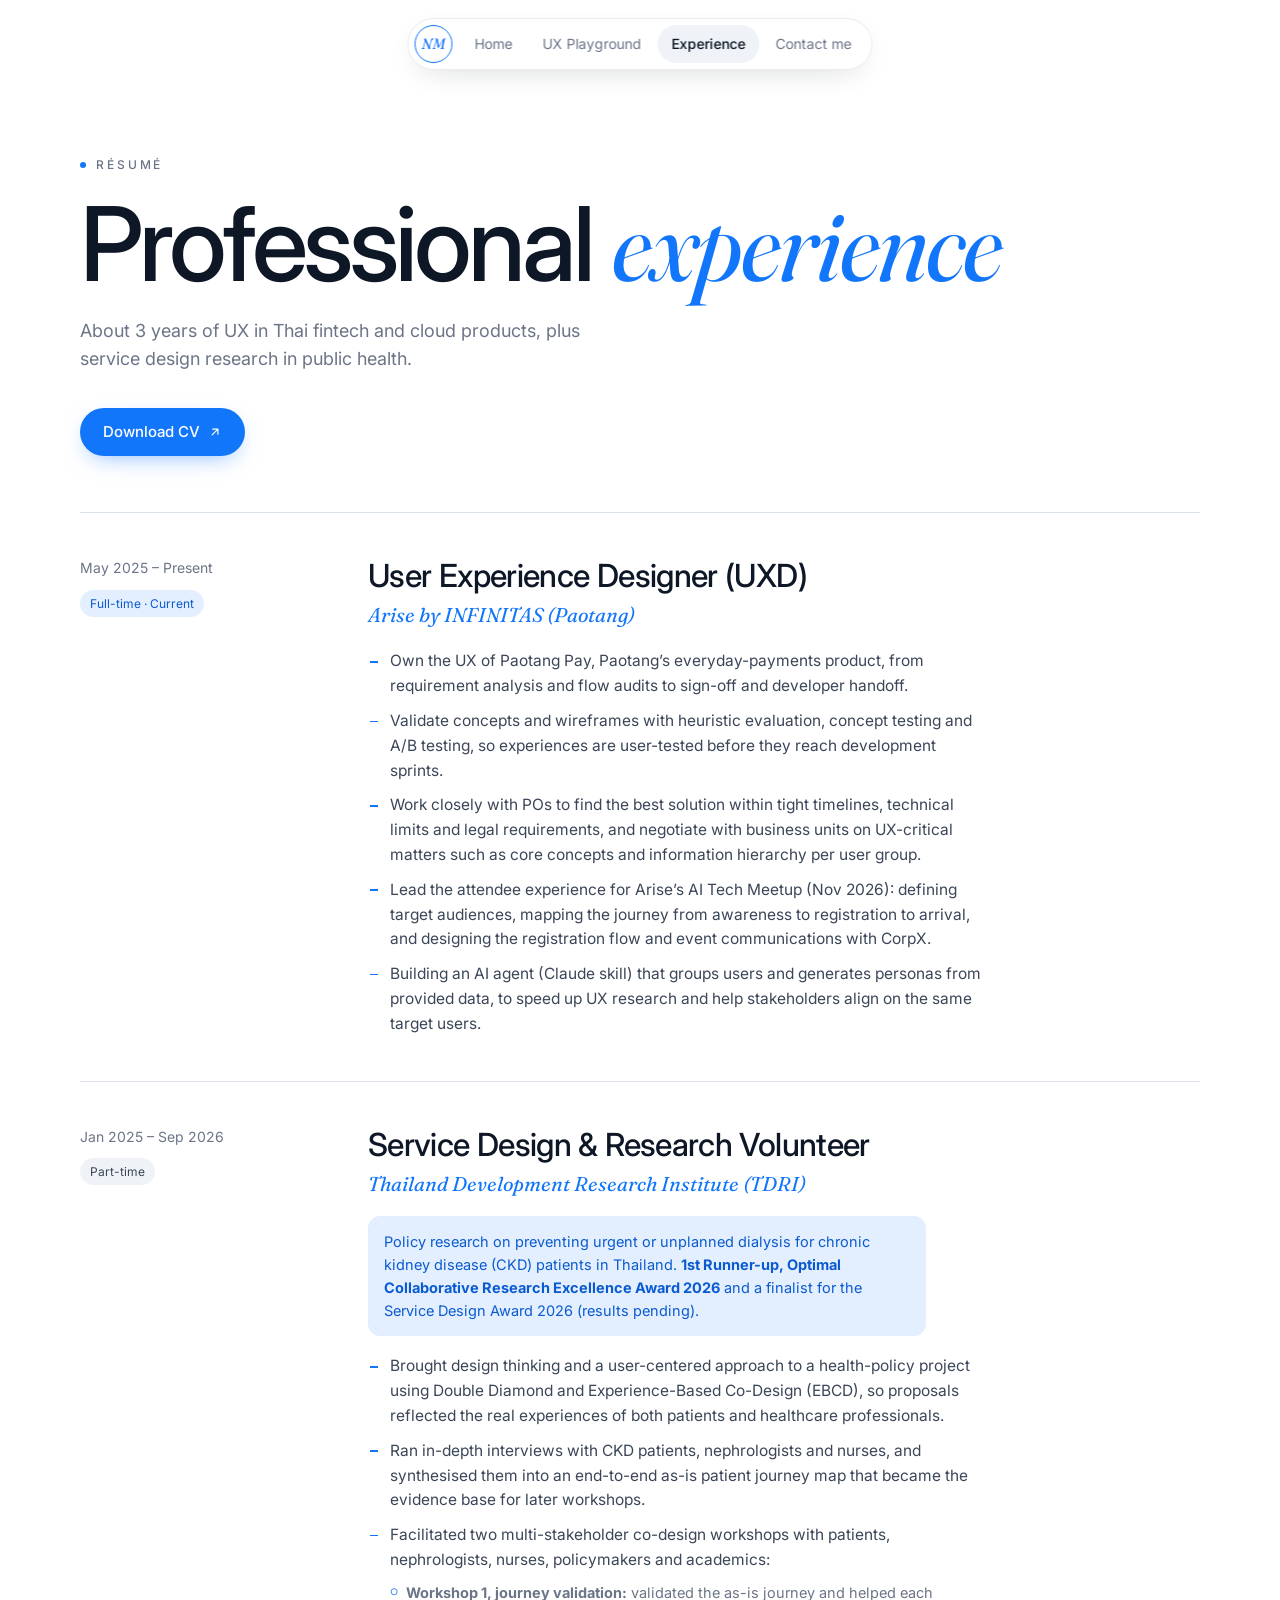
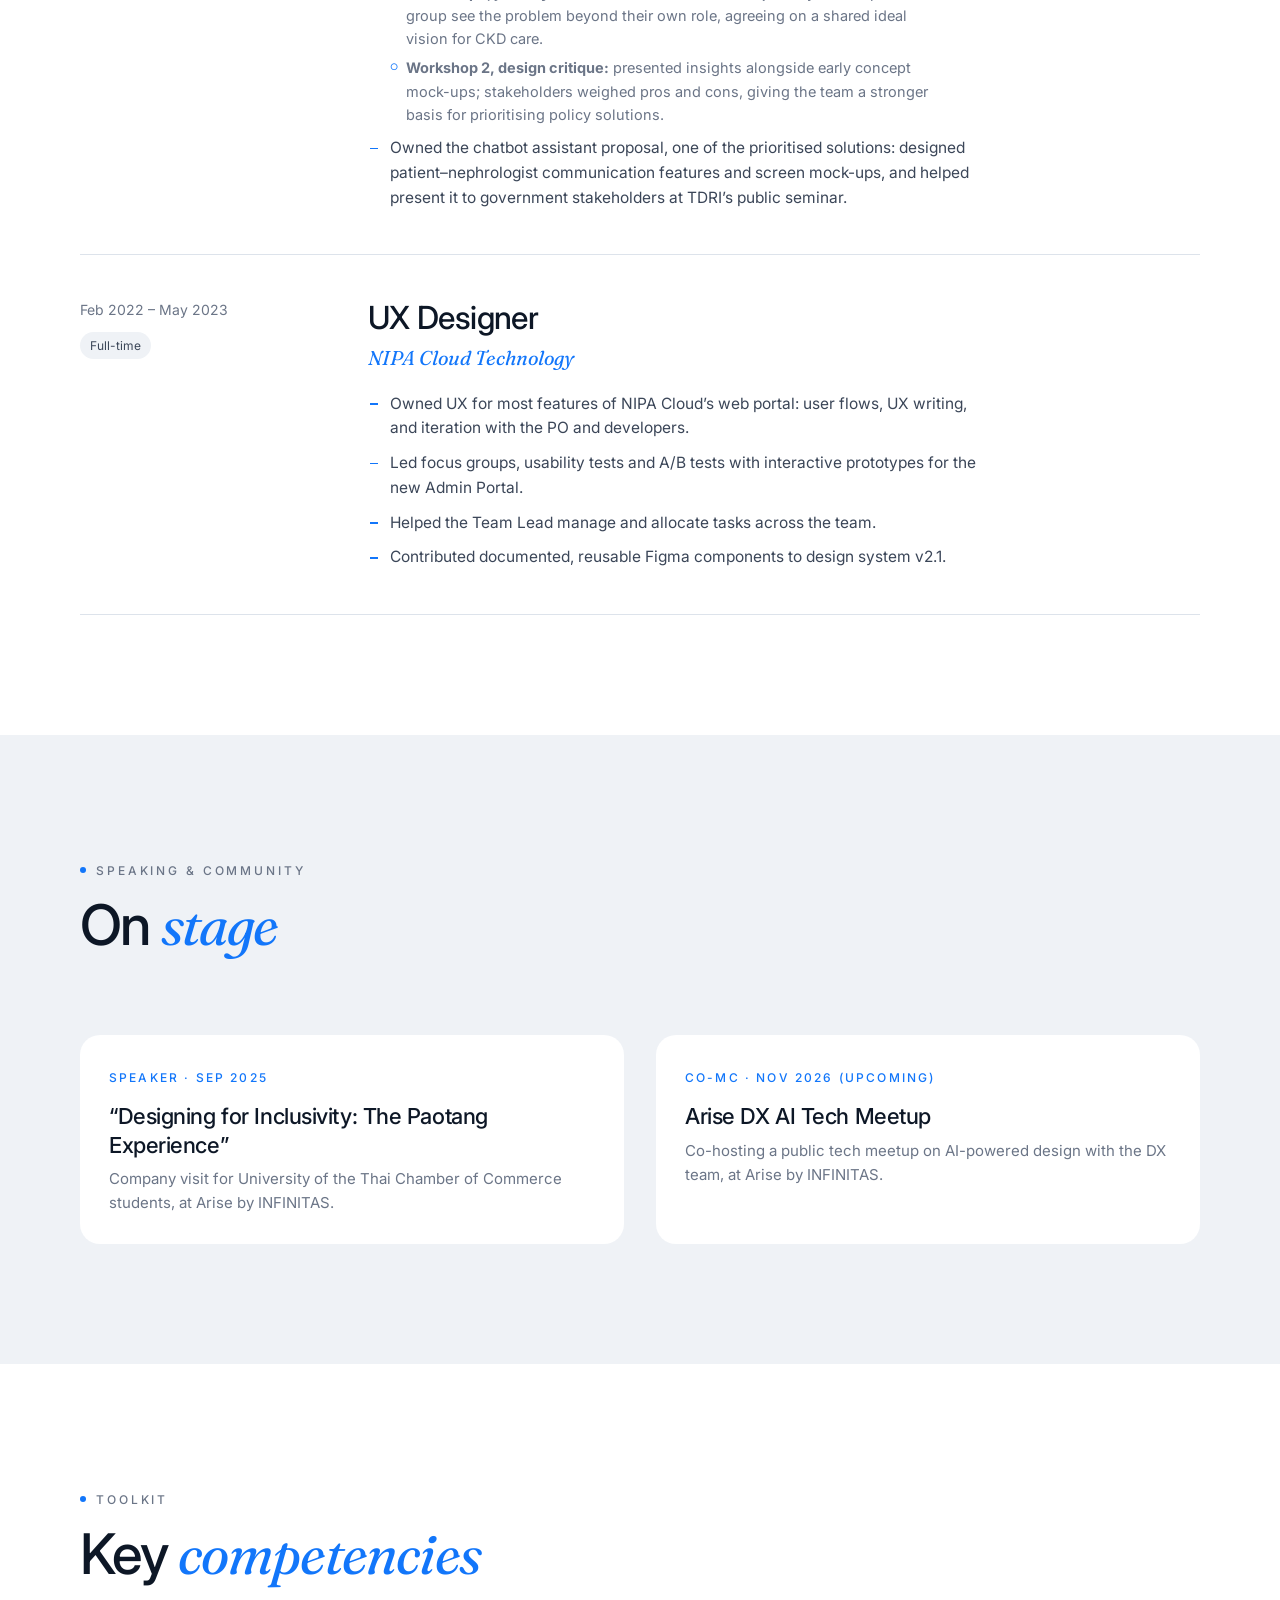
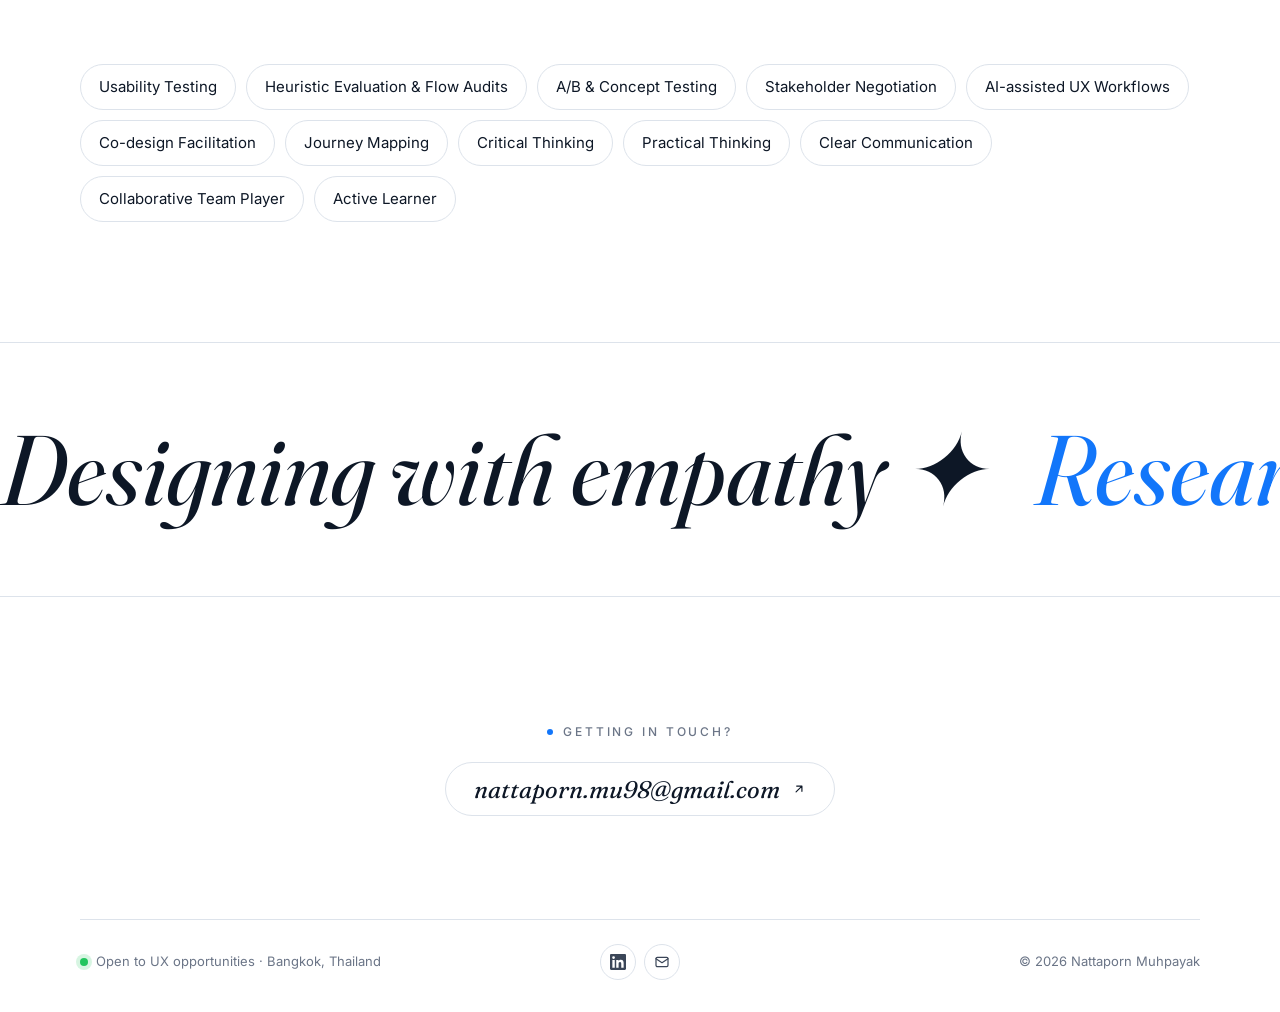
<file: experience/index.html>
<!doctype html>
<html lang="en">
<head>
  <meta charset="utf-8" />
  <meta name="viewport" content="width=device-width, initial-scale=1" />
  <title>Experience · Nattaporn Muhpayak</title>
  <meta name="description" content="Professional UX experience of Nattaporn Muhpayak: Arise by INFINITAS (Paotang), TDRI and NIPA Cloud." />
  <link rel="icon" href="../assets/favicon.svg" type="image/svg+xml" />
  <link rel="preconnect" href="https://fonts.googleapis.com" />
  <link rel="preconnect" href="https://fonts.gstatic.com" crossorigin />
  <link href="https://fonts.googleapis.com/css2?family=Fraunces:ital,opsz,wght@0,9..144,300..700;1,9..144,300..700&family=Inter:wght@400;500;600&display=swap" rel="stylesheet" />
  <link rel="stylesheet" href="../assets/css/style.css" />
</head>
<body data-page="experience" data-root="../">
  <main id="main">
    <header class="container page-hero">
      <span class="eyebrow reveal">Résumé</span>
      <h1 class="reveal" style="--d:.08s">Professional <span class="serif-i">experience</span></h1>
      <p class="reveal" style="--d:.16s">
        About 3 years of UX in Thai fintech and cloud products, plus service design research in public health.
      </p>
      <div class="hero-actions actions-start reveal" style="--d:.22s">
        <a class="btn btn-primary" href="../assets/CV_Nattaporn_Muhpayak_2026.pdf" target="_blank" rel="noopener">Download CV <svg class="arrow" width="14" height="14" viewBox="0 0 24 24" fill="none" stroke="currentColor" stroke-width="2" stroke-linecap="round" stroke-linejoin="round" aria-hidden="true"><path d="M7 17 17 7M8 7h9v9"/></svg></a>
      </div>
    </header>

    <section class="container section-end">
      <div class="timeline">
        <article class="job reveal">
          <div class="job-when">
            May 2025 – Present<br />
            <span class="type now">Full-time · Current</span>
          </div>
          <div>
            <h3>User Experience Designer (UXD)</h3>
            <p class="org">Arise by INFINITAS (Paotang)</p>
            <ul class="points">
              <li>Own the UX of Paotang Pay, Paotang’s everyday-payments product, from requirement analysis and flow audits to sign-off and developer handoff.</li>
              <li>Validate concepts and wireframes with heuristic evaluation, concept testing and A/B testing, so experiences are user-tested before they reach development sprints.</li>
              <li>Work closely with POs to find the best solution within tight timelines, technical limits and legal requirements, and negotiate with business units on UX-critical matters such as core concepts and information hierarchy per user group.</li>
              <li>Lead the attendee experience for Arise’s AI Tech Meetup (Nov 2026): defining target audiences, mapping the journey from awareness to registration to arrival, and designing the registration flow and event communications with CorpX.</li>
              <li>Building an AI agent (Claude skill) that groups users and generates personas from provided data, to speed up UX research and help stakeholders align on the same target users.</li>
            </ul>
          </div>
        </article>

        <article class="job reveal">
          <div class="job-when">
            Jan 2025 – Sep 2026<br />
            <span class="type">Part-time</span>
          </div>
          <div>
            <h3>Service Design &amp; Research Volunteer</h3>
            <p class="org">Thailand Development Research Institute (TDRI)</p>
            <p class="note">
              Policy research on preventing urgent or unplanned dialysis for chronic kidney disease (CKD) patients in Thailand.
              <b>1st Runner-up, Optimal Collaborative Research Excellence Award 2026</b> and a finalist for the Service Design Award 2026 (results pending).
            </p>
            <ul class="points">
              <li>Brought design thinking and a user-centered approach to a health-policy project using Double Diamond and Experience-Based Co-Design (EBCD), so proposals reflected the real experiences of both patients and healthcare professionals.</li>
              <li>Ran in-depth interviews with CKD patients, nephrologists and nurses, and synthesised them into an end-to-end as-is patient journey map that became the evidence base for later workshops.</li>
              <li>Facilitated two multi-stakeholder co-design workshops with patients, nephrologists, nurses, policymakers and academics:
                <ul class="sub">
                  <li><b>Workshop 1, journey validation:</b> validated the as-is journey and helped each group see the problem beyond their own role, agreeing on a shared ideal vision for CKD care.</li>
                  <li><b>Workshop 2, design critique:</b> presented insights alongside early concept mock-ups; stakeholders weighed pros and cons, giving the team a stronger basis for prioritising policy solutions.</li>
                </ul>
              </li>
              <li>Owned the chatbot assistant proposal, one of the prioritised solutions: designed patient–nephrologist communication features and screen mock-ups, and helped present it to government stakeholders at TDRI’s public seminar.</li>
            </ul>
          </div>
        </article>

        <article class="job reveal">
          <div class="job-when">
            Feb 2022 – May 2023<br />
            <span class="type">Full-time</span>
          </div>
          <div>
            <h3>UX Designer</h3>
            <p class="org">NIPA Cloud Technology</p>
            <ul class="points">
              <li>Owned UX for most features of NIPA Cloud’s web portal: user flows, UX writing, and iteration with the PO and developers.</li>
              <li>Led focus groups, usability tests and A/B tests with interactive prototypes for the new Admin Portal.</li>
              <li>Helped the Team Lead manage and allocate tasks across the team.</li>
              <li>Contributed documented, reusable Figma components to design system v2.1.</li>
            </ul>
          </div>
        </article>
      </div>
    </section>

    <section class="section section-tint">
      <div class="container">
        <div class="section-head reveal">
          <div>
            <span class="eyebrow">Speaking &amp; community</span>
            <h2 class="section-title">On <span class="serif-i">stage</span></h2>
          </div>
        </div>
        <div class="cards-2">
          <div class="info-card reveal">
            <span class="kicker">Speaker · Sep 2025</span>
            <h3>“Designing for Inclusivity: The Paotang Experience”</h3>
            <p>Company visit for University of the Thai Chamber of Commerce students, at Arise by INFINITAS.</p>
          </div>
          <div class="info-card reveal" style="--d:.1s">
            <span class="kicker">Co-MC · Nov 2026 (upcoming)</span>
            <h3>Arise DX AI Tech Meetup</h3>
            <p>Co-hosting a public tech meetup on AI-powered design with the DX team, at Arise by INFINITAS.</p>
          </div>
        </div>
      </div>
    </section>

    <section class="section">
      <div class="container">
        <div class="section-head reveal">
          <div>
            <span class="eyebrow">Toolkit</span>
            <h2 class="section-title">Key <span class="serif-i">competencies</span></h2>
          </div>
        </div>
        <ul class="skills reveal">
          <li>Usability Testing</li>
          <li>Heuristic Evaluation &amp; Flow Audits</li>
          <li>A/B &amp; Concept Testing</li>
          <li>Stakeholder Negotiation</li>
          <li>AI-assisted UX Workflows</li>
          <li>Co-design Facilitation</li>
          <li>Journey Mapping</li>
          <li>Critical Thinking</li>
          <li>Practical Thinking</li>
          <li>Clear Communication</li>
          <li>Collaborative Team Player</li>
          <li>Active Learner</li>
        </ul>
      </div>
    </section>

    <div data-footer></div>
  </main>

  <script src="../assets/js/data.js"></script>
  <script src="../assets/js/site.js"></script>
</body>
</html>
</file>
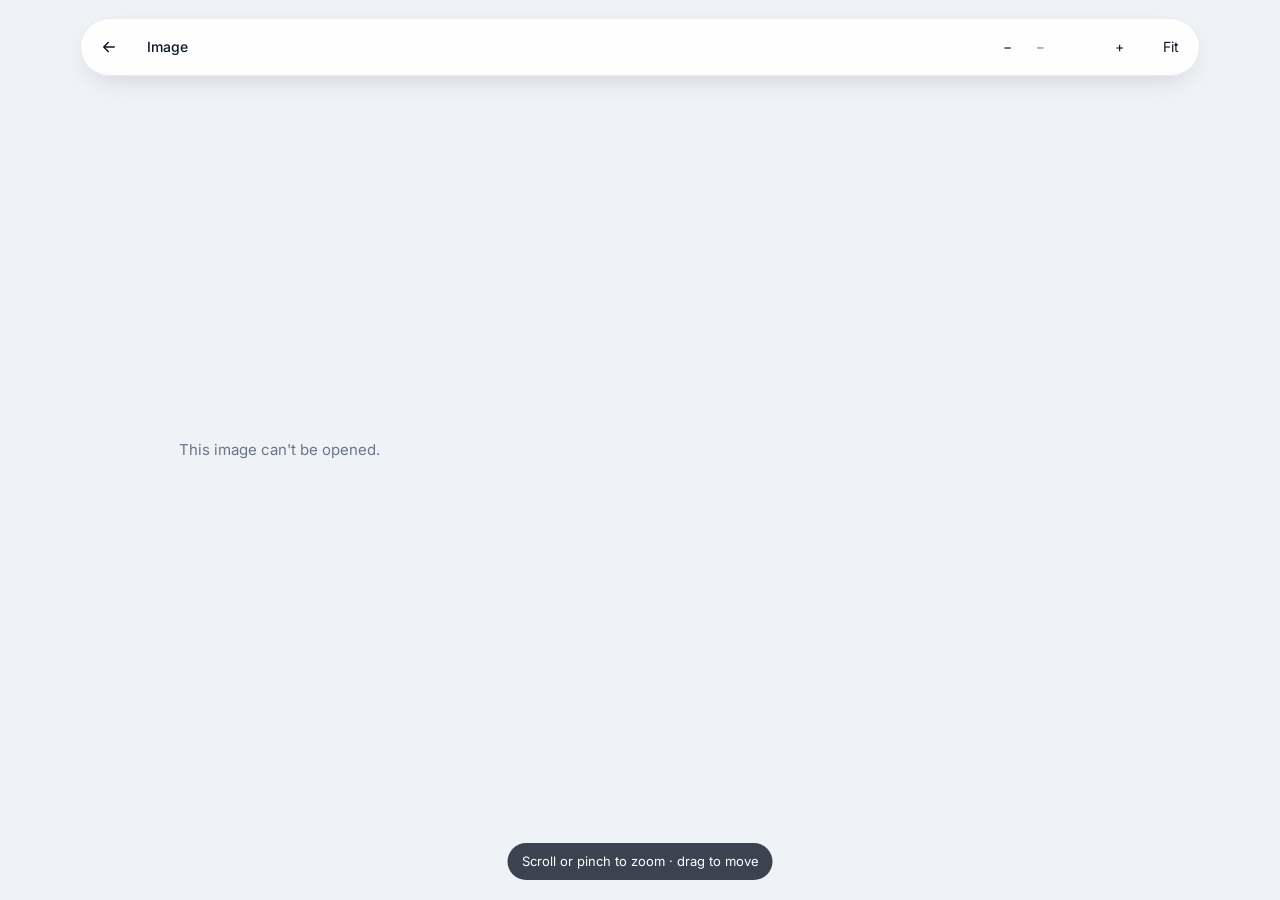
<file: viewer/index.html>
<!doctype html>
<html lang="en">
<head>
  <meta charset="utf-8" />
  <meta name="viewport" content="width=device-width, initial-scale=1" />
  <title>Image viewer · Nattaporn Muhpayak</title>
  <meta name="robots" content="noindex" />
  <link rel="icon" href="../assets/favicon.svg" type="image/svg+xml" />
  <link rel="preconnect" href="https://fonts.googleapis.com" />
  <link rel="preconnect" href="https://fonts.gstatic.com" crossorigin />
  <link href="https://fonts.googleapis.com/css2?family=Inter:wght@400;500;600&display=swap" rel="stylesheet" />
  <link rel="stylesheet" href="../assets/css/style.css" />
  <style>
    /* Full-screen zoom/pan viewer for large diagrams.
       Usage: /viewer/?src=<path from site root>&title=<caption>
       e.g.   /viewer/?src=ux-playground/ckd-care/img/To-be%20Journey%20Map.svg&title=To-be%20journey%20map */
    html, body { height: 100%; }
    body { overflow: hidden; background: var(--surface); touch-action: none; }

    .vw-bar {
      position: fixed;
      top: var(--nav-top);
      left: var(--page-margin);
      right: var(--page-margin);
      z-index: 2;
      display: flex;
      align-items: center;
      gap: 8px;
      padding: 6px;
      border-radius: 999px;
      background: rgba(255, 255, 255, 0.9);
      border: 1px solid rgba(13, 23, 38, 0.08);
      box-shadow: 0 10px 30px -12px rgba(13, 23, 38, 0.18);
      backdrop-filter: blur(16px);
      -webkit-backdrop-filter: blur(16px);
    }
    .vw-title {
      flex: 1;
      min-width: 0;
      padding: 0 8px;
      font-size: 14px;
      font-weight: 500;
      white-space: nowrap;
      overflow: hidden;
      text-overflow: ellipsis;
    }
    .vw-btn {
      display: inline-flex;
      align-items: center;
      justify-content: center;
      gap: 6px;
      min-width: var(--tap);
      height: var(--tap);
      padding: 0 12px;
      border: 0;
      border-radius: 999px;
      background: transparent;
      color: var(--ink);
      font: inherit;
      font-size: 14px;
      cursor: pointer;
      transition: background 0.2s, color 0.2s;
    }
    .vw-btn:hover { background: var(--surface); color: var(--accent); }
    .vw-zoom { min-width: 52px; font-variant-numeric: tabular-nums; font-size: 13px; color: var(--muted); text-align: center; }
    .vw-hide-sm { display: none; }
    @media (min-width: 768px) { .vw-hide-sm { display: inline-flex; } }

    .vw-stage { position: fixed; inset: 0; overflow: hidden; cursor: grab; }
    .vw-stage.dragging { cursor: grabbing; }
    /* Size is set via width (not a scale transform) so the SVG re-renders sharply at every zoom. */
    .vw-img {
      position: absolute;
      top: 0;
      left: 0;
      max-width: none;
      height: auto;
      transform-origin: 0 0;
      user-select: none;
      -webkit-user-drag: none;
      background: #fff;
      box-shadow: 0 10px 40px -16px rgba(13, 23, 38, 0.25);
    }
    .vw-hint {
      position: fixed;
      bottom: 20px;
      left: 50%;
      transform: translateX(-50%);
      padding: 8px 14px;
      border-radius: 999px;
      background: rgba(13, 23, 38, 0.8);
      color: #fff;
      font-size: 13px;
      white-space: nowrap;
      pointer-events: none;
      transition: opacity 0.4s;
    }
    .vw-status { position: fixed; inset: 0; display: grid; place-items: center; color: var(--muted); font-size: 15px; }
  </style>
</head>
<body>
  <div class="vw-bar" role="toolbar" aria-label="Image viewer controls">
    <a class="vw-btn" id="vw-back" href="../" aria-label="Back">
      <svg width="18" height="18" viewBox="0 0 24 24" fill="none" stroke="currentColor" stroke-width="2" stroke-linecap="round" stroke-linejoin="round" aria-hidden="true"><path d="M19 12H5M11 18l-6-6 6-6"/></svg>
    </a>
    <span class="vw-title" id="vw-title">Image viewer</span>
    <button class="vw-btn" id="vw-out" type="button" aria-label="Zoom out">−</button>
    <span class="vw-zoom vw-hide-sm" id="vw-zoom" aria-live="polite">–</span>
    <button class="vw-btn" id="vw-in" type="button" aria-label="Zoom in">+</button>
    <button class="vw-btn" id="vw-fit" type="button">Fit</button>
  </div>

  <main class="vw-stage" id="vw-stage">
    <p class="vw-status" id="vw-status">Loading…</p>
  </main>
  <p class="vw-hint" id="vw-hint">Scroll or pinch to zoom · drag to move</p>

  <script>
    (function () {
      const params = new URLSearchParams(location.search);
      const src = params.get("src") || "";
      const title = params.get("title") || "Image";
      const stage = document.getElementById("vw-stage");
      const status = document.getElementById("vw-status");
      const zoomLabel = document.getElementById("vw-zoom");
      const hint = document.getElementById("vw-hint");
      const back = document.getElementById("vw-back");

      document.getElementById("vw-title").textContent = title;
      document.title = title + " · Nattaporn Muhpayak";

      // Back returns to the page that opened the viewer when there is one.
      if (document.referrer && new URL(document.referrer).origin === location.origin) back.href = document.referrer;

      // Only same-site images, given as a path from the site root.
      const safe = /^[\w\-./% ()]+\.(svg|png|jpe?g|webp)$/i.test(src) && !src.includes("..") && !src.startsWith("/");
      if (!safe) { status.textContent = "This image can't be opened."; return; }

      const img = new Image();
      img.className = "vw-img";
      img.alt = title;
      img.draggable = false;
      img.src = "../" + src;

      let natW = 0, natH = 0;   // image size in its own pixels
      let scale = 1, x = 0, y = 0;
      let fitScale = 1;
      const MAX = 1.5;          // up to 150% of the image's own size

      function apply() {
        img.style.width = natW * scale + "px";
        img.style.transform = `translate(${x}px, ${y}px)`;
        zoomLabel.textContent = Math.round((scale / fitScale) * 100) + "%";
      }
      function fit() {
        const pad = 24, top = 76;
        const w = innerWidth - pad * 2, h = innerHeight - top - pad;
        fitScale = Math.min(w / natW, h / natH);
        scale = fitScale;
        x = (innerWidth - natW * scale) / 2;
        y = top + (h - natH * scale) / 2;
        apply();
      }
      function zoomAt(factor, cx, cy) {
        const next = Math.min(MAX, Math.max(fitScale * 0.5, scale * factor));
        const k = next / scale;
        x = cx - (cx - x) * k;
        y = cy - (cy - y) * k;
        scale = next;
        apply();
      }

      img.onload = function () {
        natW = img.naturalWidth || 1600;
        natH = img.naturalHeight || 900;
        status.remove();
        stage.appendChild(img);
        fit();
        setTimeout(() => (hint.style.opacity = "0"), 3500);
      };
      img.onerror = function () { status.textContent = "Couldn't load the image."; };

      // Wheel / trackpad: zoom around the pointer
      stage.addEventListener("wheel", (e) => {
        e.preventDefault();
        zoomAt(Math.exp(-e.deltaY * (e.ctrlKey ? 0.01 : 0.0015)), e.clientX, e.clientY);
      }, { passive: false });

      // Drag to pan, pinch to zoom (pointer events cover mouse, pen and touch)
      const pts = new Map();
      let last = null, lastDist = 0;
      stage.addEventListener("pointerdown", (e) => {
        stage.setPointerCapture(e.pointerId);
        pts.set(e.pointerId, { x: e.clientX, y: e.clientY });
        stage.classList.add("dragging");
        last = { x: e.clientX, y: e.clientY };
        if (pts.size === 2) { const [a, b] = [...pts.values()]; lastDist = Math.hypot(a.x - b.x, a.y - b.y); }
      });
      stage.addEventListener("pointermove", (e) => {
        if (!pts.has(e.pointerId)) return;
        pts.set(e.pointerId, { x: e.clientX, y: e.clientY });
        if (pts.size === 2) {
          const [a, b] = [...pts.values()];
          const dist = Math.hypot(a.x - b.x, a.y - b.y);
          if (lastDist) zoomAt(dist / lastDist, (a.x + b.x) / 2, (a.y + b.y) / 2);
          lastDist = dist;
        } else if (last) {
          x += e.clientX - last.x;
          y += e.clientY - last.y;
          last = { x: e.clientX, y: e.clientY };
          apply();
        }
      });
      function end(e) {
        pts.delete(e.pointerId);
        if (pts.size < 2) lastDist = 0;
        if (pts.size === 1) { const [p] = pts.values(); last = { ...p }; }
        if (!pts.size) { last = null; stage.classList.remove("dragging"); }
      }
      stage.addEventListener("pointerup", end);
      stage.addEventListener("pointercancel", end);
      stage.addEventListener("dblclick", (e) => zoomAt(2, e.clientX, e.clientY));

      const center = () => [innerWidth / 2, innerHeight / 2];
      document.getElementById("vw-in").onclick = () => zoomAt(1.5, ...center());
      document.getElementById("vw-out").onclick = () => zoomAt(1 / 1.5, ...center());
      document.getElementById("vw-fit").onclick = fit;
      addEventListener("keydown", (e) => {
        if (e.key === "+" || e.key === "=") zoomAt(1.5, ...center());
        else if (e.key === "-") zoomAt(1 / 1.5, ...center());
        else if (e.key === "0") fit();
        else if (e.key.startsWith("Arrow")) {
          const d = 80;
          if (e.key === "ArrowLeft") x += d; if (e.key === "ArrowRight") x -= d;
          if (e.key === "ArrowUp") y += d; if (e.key === "ArrowDown") y -= d;
          apply();
        } else if (e.key === "Escape") location.href = back.href;
      });
      addEventListener("resize", () => { if (natW) fit(); });
    })();
  </script>
</body>
</html>
</file>
<file: assets/css/style.css>
/* ==========================================================================
   Tokens
   Layout is mobile-first. Breakpoints (min-width):
     base    0–767px    margin 24 · 4 cols  · gutter 16
     768px   768–1279px margin 40 · 8 cols  · gutter 24
     1280px  1280px+    margin 80 · 12 cols · gutter 32
   Content is capped at --content-max (1280px) and centred above 1440px.
   ========================================================================== */
:root {
  --bg: #ffffff;
  --surface: #eff2f6;
  --surface-2: #e4e9f0;
  --line: #dde3eb;
  --ink: #0d1726;
  --ink-2: #3b4658;
  --muted: #6b7587;
  --accent: #1276fa;
  --accent-ink: #0a5bd0;
  --accent-soft: #e3eeff;

  --serif: "Fraunces", ui-serif, Georgia, serif;
  --sans: "Inter", ui-sans-serif, system-ui, -apple-system, "Segoe UI", sans-serif;

  --radius-lg: 28px;
  --radius: 20px;
  --radius-sm: 12px;
  --ease: cubic-bezier(0.22, 1, 0.36, 1);

  /* Layout */
  --page-margin: 24px;
  --gutter: 16px;
  --cols: 4;
  --content-max: 1280px;
  --measure: 62ch; /* ≈70 characters per line in Inter (its "0" is wider than an average glyph) */
  --tap: 44px;
  --icon-star: url("data:image/svg+xml,%3Csvg xmlns='http://www.w3.org/2000/svg' viewBox='0 0 24 24'%3E%3Cpath d='M12 0C12.9 6.6 17.4 11.1 24 12 17.4 12.9 12.9 17.4 12 24 11.1 17.4 6.6 12.9 0 12 6.6 11.1 11.1 6.6 12 0Z'/%3E%3C/svg%3E"); /* four-point star, used as a mask so it takes any colour */
  --nav-top: 12px;
  --section-y: clamp(72px, 10vw, 120px);
}

@media (min-width: 768px) {
  :root {
    --page-margin: 40px;
    --gutter: 24px;
    --cols: 8;
    --nav-top: 18px;
  }
}

@media (min-width: 1280px) {
  :root {
    --page-margin: 80px;
    --gutter: 32px;
    --cols: 12;
  }
}

/* ============ Base ============ */
*,
*::before,
*::after { box-sizing: border-box; }

html { scroll-behavior: smooth; -webkit-text-size-adjust: 100%; }

body {
  margin: 0;
  background: var(--bg);
  color: var(--ink);
  font-family: var(--sans);
  font-size: 16px;
  line-height: 1.6;
  -webkit-font-smoothing: antialiased;
  overflow-x: clip;
}

img, video, svg { max-width: 100%; }
img { display: block; height: auto; }
a { color: inherit; text-decoration: none; }
h1, h2, h3, h4, p { margin: 0; overflow-wrap: break-word; }
p, li { max-width: var(--measure); }
ul { margin: 0; padding: 0; list-style: none; }

::selection { background: var(--accent); color: #fff; }

:focus-visible {
  outline: 2px solid var(--accent);
  outline-offset: 3px;
  border-radius: 8px;
}

.skip-link {
  position: absolute;
  left: var(--page-margin);
  top: -60px;
  z-index: 100;
  padding: 10px 16px;
  border-radius: 999px;
  background: var(--ink);
  color: #fff;
  font-size: 14px;
}
.skip-link:focus { top: var(--nav-top); }

.container {
  width: 100%;
  max-width: calc(var(--content-max) + 2 * var(--page-margin));
  margin-inline: auto;
  padding-inline: var(--page-margin);
}

/* Shared column grid used by every multi-column section */
.bento,
.grid-projects,
.stats,
.cards-2,
.values,
.about-grid,
.photo-strip,
.job {
  display: grid;
  grid-template-columns: repeat(var(--cols), minmax(0, 1fr));
  column-gap: var(--gutter);
}
.bento > *,
.grid-projects > *,
.stats > *,
.cards-2 > *,
.values > *,
.about-grid > *,
.job > * { grid-column: 1 / -1; }

/* ============ Type ============ */
.serif-i { font-family: var(--serif); font-style: italic; font-weight: 400; }

.eyebrow {
  display: inline-flex;
  align-items: center;
  gap: 10px;
  font-size: 12px;
  font-weight: 500;
  letter-spacing: 0.24em;
  text-transform: uppercase;
  color: var(--muted);
}
.eyebrow::before {
  content: "";
  flex: none;
  width: 6px;
  height: 6px;
  border-radius: 50%;
  background: var(--accent);
}

.section-title {
  font-size: clamp(34px, 2.6vw + 24px, 56px);
  font-weight: 500;
  letter-spacing: -0.03em;
  line-height: 1.08;
  margin-top: 14px;
}
.section-title .serif-i { letter-spacing: -0.02em; color: var(--accent); }

.section-lead {
  margin-top: 14px;
  max-width: 460px;
  color: var(--muted);
}

/* ============ Buttons ============ */
.btn {
  display: inline-flex;
  align-items: center;
  justify-content: center;
  gap: 8px;
  min-height: 48px;
  padding: 0 22px;
  border-radius: 999px;
  border: 1px solid transparent;
  font-size: 15px;
  font-weight: 500;
  transition: transform 0.3s var(--ease), background 0.2s, border-color 0.2s, color 0.2s;
  cursor: pointer;
  white-space: nowrap;
}
.btn:hover { transform: translateY(-2px); }
.btn:active { transform: translateY(0); }

.btn-primary { background: var(--accent); color: #fff; box-shadow: 0 8px 24px -10px rgba(18, 118, 250, 0.6); }
.btn-primary:hover { background: var(--accent-ink); }

.btn-ghost { background: var(--bg); border-color: var(--line); color: var(--ink); }
.btn-ghost:hover { border-color: var(--ink); }

.btn-sm { min-height: var(--tap); padding: 0 16px; font-size: 13px; }
@media (min-width: 1280px) { .btn-sm { min-height: 38px; } }

.btn .arrow { transition: transform 0.3s var(--ease); }
.btn:hover .arrow { transform: translate(2px, -2px); }
.btn:hover .arrow-r { transform: translateX(3px); }

/* ============ Nav ============ */
/* Mobile: logo + menu button; links open in a panel inside the pill. */
.nav {
  position: fixed;
  top: var(--nav-top);
  left: var(--page-margin);
  right: var(--page-margin);
  z-index: 50;
  display: flex;
  flex-wrap: wrap;
  align-items: center;
  justify-content: space-between;
  gap: 4px;
  padding: 4px;
  border-radius: 26px;
  background: rgba(255, 255, 255, 0.72);
  border: 1px solid rgba(13, 23, 38, 0.08);
  box-shadow: 0 10px 30px -12px rgba(13, 23, 38, 0.18);
  backdrop-filter: saturate(180%) blur(16px);
  -webkit-backdrop-filter: saturate(180%) blur(16px);
}
.nav.open { background: rgba(255, 255, 255, 0.96); }

.nav-logo {
  display: grid;
  place-items: center;
  width: var(--tap);
  height: var(--tap);
  flex: none;
  border-radius: 50%;
  border: 1px solid var(--accent);
  color: var(--accent);
  font-family: var(--serif);
  font-style: italic;
  font-size: 15px;
}

.nav-toggle {
  display: inline-flex;
  flex-direction: column;
  align-items: center;
  justify-content: center;
  gap: 5px;
  width: var(--tap);
  height: var(--tap);
  padding: 0;
  border: 0;
  border-radius: 50%;
  background: transparent;
  color: var(--ink);
  cursor: pointer;
}
.nav-toggle span {
  display: block;
  width: 18px;
  height: 1.5px;
  border-radius: 2px;
  background: currentColor;
  transition: transform 0.3s var(--ease);
}
.nav.open .nav-toggle span:first-child { transform: translateY(3.25px) rotate(45deg); }
.nav.open .nav-toggle span:last-child { transform: translateY(-3.25px) rotate(-45deg); }

.nav-links {
  display: none;
  flex-basis: 100%;
  flex-direction: column;
  gap: 2px;
  padding: 4px 0 2px;
}
.nav.open .nav-links { display: flex; }

.nav-link {
  display: flex;
  align-items: center;
  min-height: var(--tap);
  padding: 0 16px;
  border-radius: 999px;
  font-size: 15px;
  color: var(--muted);
  transition: color 0.2s, background 0.2s;
  white-space: nowrap;
}
.nav-link:hover { color: var(--ink); }
.nav-link[aria-current="page"] { color: var(--ink); background: var(--surface); font-weight: 500; }

@media (min-width: 768px) {
  .nav {
    left: 50%;
    right: auto;
    transform: translateX(-50%);
    flex-wrap: nowrap;
    justify-content: flex-start;
    padding: 6px;
    border-radius: 999px;
    max-width: calc(100vw - 2 * var(--page-margin));
  }
  .nav-toggle { display: none; }
  .nav-links,
  .nav.open .nav-links {
    display: flex;
    flex-direction: row;
    flex-basis: auto;
    padding: 0;
    margin-left: 4px;
  }
  .nav-link { padding: 0 14px; font-size: 14px; }
}

@media (min-width: 1280px) {
  .nav-logo { width: 38px; height: 38px; }
  .nav-link { min-height: 38px; }
}

/* ============ Hero ============ */
.hero {
  position: relative;
  min-height: 100svh;
  display: grid;
  place-items: center;
  text-align: center;
  padding: 120px var(--page-margin) 96px;
  overflow: hidden;
}

.hero::before {
  content: "";
  position: absolute;
  inset: 0;
  z-index: -1;
  background:
    radial-gradient(ellipse 60% 45% at 50% 38%, var(--accent-soft), transparent 70%),
    linear-gradient(var(--bg), var(--bg));
}
.hero::after {
  content: "";
  position: absolute;
  inset: 0;
  z-index: -1;
  background-image:
    linear-gradient(var(--line) 1px, transparent 1px),
    linear-gradient(90deg, var(--line) 1px, transparent 1px);
  background-size: 64px 64px;
  mask-image: radial-gradient(ellipse 55% 50% at 50% 45%, #000 20%, transparent 75%);
  -webkit-mask-image: radial-gradient(ellipse 55% 50% at 50% 45%, #000 20%, transparent 75%);
  opacity: 0.55;
}

.hero > div { max-width: var(--content-max); }

.hero-name {
  margin-top: 22px;
  font-family: var(--serif);
  font-style: italic;
  font-weight: 400;
  font-size: clamp(44px, 8.4vw + 14px, 136px);
  line-height: 1;
  letter-spacing: -0.03em;
}
.hero-name .last { color: var(--accent); }

.hero-sub {
  margin-top: 28px;
  margin-inline: auto;
  font-size: clamp(18px, 0.6vw + 15px, 22px);
  color: var(--ink);
}
.hero-sub .serif-i { font-size: 1.1em; color: var(--accent); }

.hero-desc {
  margin: 14px auto 0;
  max-width: 500px;
  color: var(--muted);
}

.hero-actions {
  margin-top: 34px;
  display: flex;
  justify-content: center;
  flex-wrap: wrap;
  gap: 12px;
}

.scroll-cue {
  position: absolute;
  bottom: 28px;
  left: 50%;
  transform: translateX(-50%);
  display: flex;
  flex-direction: column;
  align-items: center;
  gap: 10px;
  font-size: 11px;
  letter-spacing: 0.3em;
  color: var(--muted);
}
.scroll-cue span {
  width: 1px;
  height: 44px;
  background: linear-gradient(var(--muted), transparent);
  animation: cue 2s var(--ease) infinite;
  transform-origin: top;
}
@keyframes cue {
  0% { transform: scaleY(0); opacity: 1; }
  60% { transform: scaleY(1); opacity: 1; }
  100% { transform: scaleY(1); opacity: 0; }
}

/* Page hero (inner pages) */
.page-hero {
  padding-top: 120px;
  padding-bottom: 48px;
}
.page-hero h1 {
  margin-top: 16px;
  font-size: clamp(40px, 6.8vw + 16px, 104px);
  font-weight: 500;
  letter-spacing: -0.04em;
  line-height: 1;
}
.page-hero h1 .serif-i { color: var(--accent); letter-spacing: -0.02em; }
.page-hero p { margin-top: 22px; max-width: 560px; color: var(--muted); font-size: clamp(16px, 0.4vw + 14.5px, 18px); }

@media (min-width: 768px) {
  .page-hero { padding-top: 150px; padding-bottom: 56px; }
}

/* ============ Sections ============ */
.section { padding-block: var(--section-y); }
.section-tint { background: var(--surface); }
.section-end { padding-bottom: var(--section-y); }

.section-head {
  display: flex;
  align-items: flex-end;
  justify-content: space-between;
  gap: var(--gutter);
  margin-bottom: calc(var(--gutter) * 2.5);
  flex-wrap: wrap;
}

.section-copy {
  width: min(100%, 560px);
}

/* ============ Project cards ============ */
.bento { row-gap: var(--gutter); }

.card {
  position: relative;
  display: block;
  border-radius: var(--radius-lg);
  overflow: hidden;
  background: var(--surface);
  aspect-ratio: 4 / 3.1;
  isolation: isolate;
}
.bento .card { aspect-ratio: 1 / 1; } /* square so the always-on card details fit on phones */

@media (min-width: 768px) {
  .bento > * { grid-column: span 4; }
  .bento .card { aspect-ratio: 1 / 1; }
}
@media (min-width: 1280px) {
  .bento > :nth-child(4n + 1),
  .bento > :nth-child(4n + 4) { grid-column: span 7; }
  .bento > :nth-child(4n + 2),
  .bento > :nth-child(4n + 3) { grid-column: span 5; }
  .bento .card { aspect-ratio: auto; height: clamp(400px, 34vw, 480px); }
}

.card-media {
  position: absolute;
  inset: 0;
  z-index: -2;
}
.card-media img {
  width: 100%;
  height: 100%;
  object-fit: cover;
  transition: transform 0.9s var(--ease);
}
/* --zoom (set per project via imageZoom) crops into the cover; hover adds 5% on top */
.card-media img { transform: scale(var(--zoom, 1)); transform-origin: var(--focus, 50% 50%); }
.card:hover .card-media img { transform: scale(calc(var(--zoom, 1) * 1.05)); }

.card::after {
  content: "";
  position: absolute;
  inset: 0;
  z-index: -1;
  background: linear-gradient(180deg, rgba(13, 23, 38, 0) 40%, rgba(13, 23, 38, 0.78) 100%);
}

.card-placeholder {
  position: absolute;
  inset: 0;
  z-index: -2;
  display: grid;
  place-items: center;
  background:
    radial-gradient(circle at 30% 30%, rgba(18, 118, 250, 0.35), transparent 55%),
    radial-gradient(circle at 75% 70%, rgba(18, 118, 250, 0.2), transparent 50%),
    var(--surface-2);
}
.card-placeholder span {
  font-family: var(--serif);
  font-style: italic;
  font-size: clamp(64px, 9vw, 120px);
  color: rgba(18, 118, 250, 0.3);
}

.card-body {
  position: absolute;
  left: 0;
  right: 0;
  bottom: 0;
  padding: clamp(18px, 1.2vw + 12px, 24px);
  color: #fff;
  display: flex;
  align-items: flex-end;
  justify-content: space-between;
  gap: var(--gutter);
}
.card-body > div { min-width: 0; }
.card-title {
  font-size: clamp(21px, 0.8vw + 17px, 28px);
  font-weight: 500;
  letter-spacing: -0.02em;
  line-height: 1.15;
}
.card-tagline { margin-top: 4px; font-size: 14px; color: rgba(255, 255, 255, 0.8); }

.card-go {
  flex: none;
  display: grid;
  place-items: center;
  width: 46px;
  height: 46px;
  border-radius: 50%;
  background: #fff;
  color: var(--ink);
  transform: scale(0.85) rotate(-45deg);
  opacity: 0.9;
  transition: transform 0.45s var(--ease), background 0.2s, color 0.2s;
}
.card:hover .card-go { transform: scale(1) rotate(0); background: var(--accent); color: #fff; }

/* Home "featured" cards: a description and topic tags sit beneath the title
   (after the Framer portfolio).
   - Mouse/trackpad (hover: hover): hidden until hover or keyboard focus, when
     the image dims to a dark overlay and the details slide in. All widths.
   - Touch (hover: none): there's no hover, so the details are always shown
     over a dark gradient.
   Below 1024px the cards are smaller, so the description is clamped to
   2 lines and the tags to a single row that fades out at the edge. */
.card-reveal {
  display: grid;
  grid-template-rows: 0fr;
  opacity: 0;
  transition: grid-template-rows 0.55s var(--ease), opacity 0.35s ease;
}
.card-reveal > div { min-height: 0; overflow: hidden; }

.card-desc {
  padding-top: 14px;
  font-size: 14.5px;
  line-height: 1.55;
  color: rgba(255, 255, 255, 0.88);
  display: -webkit-box;
  line-clamp: 4;
  -webkit-line-clamp: 4;
  -webkit-box-orient: vertical;
  overflow: hidden;
}
.card-tags { margin-top: 12px; display: flex; flex-wrap: wrap; gap: 6px; }
.card-tags li {
  padding: 3px 9px;
  border-radius: 6px;
  background: rgba(255, 255, 255, 0.14);
  font-size: 12px;
  color: #fff;
}
.card-feature .card-media::after {
  content: "";
  position: absolute;
  inset: 0;
  background: rgba(13, 23, 38, 0.88);
  opacity: 0;
  transition: opacity 0.45s ease;
}
.card-feature .card-top { transition: opacity 0.3s ease; }

@media (max-width: 1023px) {
  .card-feature .card-desc { padding-top: 10px; line-clamp: 2; -webkit-line-clamp: 2; }
  .card-feature .card-tags {
    margin-top: 10px;
    flex-wrap: nowrap;
    overflow: hidden;
    -webkit-mask-image: linear-gradient(90deg, #000 85%, transparent);
    mask-image: linear-gradient(90deg, #000 85%, transparent);
  }
  .card-feature .card-tags li { flex: none; white-space: nowrap; }
}

@media (hover: hover) {
  .card-feature:is(:hover, :focus-visible) .card-reveal { grid-template-rows: 1fr; opacity: 1; }
  .card-feature:is(:hover, :focus-visible) .card-media::after { opacity: 1; }
  .card-feature:is(:hover, :focus-visible) .card-top { opacity: 0; }
  .card-feature:focus-visible .card-go { transform: scale(1) rotate(0); background: var(--accent); color: #fff; }
}

@media (hover: none) {
  .card-feature .card-reveal { grid-template-rows: 1fr; opacity: 1; }
  .card-feature .card-media::after {
    opacity: 1;
    background: linear-gradient(180deg, rgba(13, 23, 38, 0.15) 0%, rgba(13, 23, 38, 0.55) 40%, rgba(13, 23, 38, 0.9) 100%);
  }
}

.card-top {
  position: absolute;
  top: 18px;
  left: 18px;
  right: 18px;
  display: flex;
  flex-wrap: wrap;
  gap: 6px;
}

.chip {
  display: inline-flex;
  align-items: center;
  gap: 6px;
  padding: 6px 12px;
  border-radius: 999px;
  font-size: 12px;
  font-weight: 500;
  background: rgba(255, 255, 255, 0.9);
  color: var(--ink);
  backdrop-filter: blur(8px);
}
.chip-accent { background: var(--accent); color: #fff; }
.chip-accent::before {
  content: "";
  width: 6px;
  height: 6px;
  border-radius: 50%;
  background: #fff;
  animation: pulse 1.8s ease-in-out infinite;
}
@keyframes pulse { 50% { opacity: 0.3; } }

/* Playground list: 1 col → 2 col (tablet) → 2 col (desktop) */
.grid-projects { row-gap: calc(var(--gutter) * 2.5); }
@media (min-width: 768px) {
  .grid-projects > * { grid-column: span 4; }
}
@media (min-width: 1280px) {
  .grid-projects > * { grid-column: span 6; }
}

.p-card { display: block; min-width: 0; }
.p-card .card { aspect-ratio: 16 / 11; }
.p-card .card::after { display: none; }
.p-card .card-go { position: absolute; top: 18px; right: 18px; }

.p-meta {
  margin-top: 18px;
  display: flex;
  justify-content: space-between;
  gap: var(--gutter);
  align-items: baseline;
}
.p-meta h3 { font-size: clamp(21px, 0.5vw + 18px, 24px); font-weight: 500; letter-spacing: -0.02em; }
.p-meta .year { font-size: 14px; color: var(--muted); flex: none; }
.p-tagline { margin-top: 4px; color: var(--accent); font-family: var(--serif); font-style: italic; font-size: 18px; line-height: 1.35; }
.p-summary { margin-top: 10px; color: var(--muted); font-size: 15px; }
.p-tags { margin-top: 14px; display: flex; flex-wrap: wrap; gap: 6px; }
.p-tags li {
  padding: 5px 11px;
  border-radius: 999px;
  background: var(--surface);
  font-size: 12.5px;
  color: var(--ink-2);
}
.p-role { margin-top: 12px; font-size: 13px; color: var(--muted); }
.p-role b { color: var(--ink); font-weight: 500; }

/* Filters */
.filters {
  display: flex;
  flex-wrap: wrap;
  gap: 8px;
  margin-bottom: calc(var(--gutter) * 2.5);
}
.filter {
  min-height: var(--tap);
  padding: 0 18px;
  border-radius: 999px;
  border: 1px solid var(--line);
  background: var(--bg);
  font: inherit;
  font-size: 14px;
  color: var(--ink-2);
  cursor: pointer;
  transition: all 0.2s;
}
@media (min-width: 1280px) { .filter { min-height: 40px; } }
.filter:hover { border-color: var(--ink); }
.filter[aria-pressed="true"] { background: var(--ink); border-color: var(--ink); color: #fff; }
.filter .count { margin-left: 6px; opacity: 0.55; font-size: 12px; }

/* ============ Playground (floating gallery) ============ */
.playground {
  position: relative;
  height: 260vh;
  overflow-x: clip;
}
.playground-sticky {
  position: sticky;
  top: 0;
  height: 100svh;
  display: grid;
  place-items: center;
  text-align: center;
  z-index: 2;
  padding-inline: var(--page-margin);
  pointer-events: none;
}
/* The white backing keeps the copy legible when a floater drifts behind it. */
.playground-sticky > div {
  pointer-events: auto;
  max-width: 560px;
  padding: calc(var(--gutter) * 1.5);
  border-radius: var(--radius-lg);
  background: rgba(255, 255, 255, 0.9);
  backdrop-filter: blur(6px);
  -webkit-backdrop-filter: blur(6px);
}
.playground-sticky .section-lead { margin-inline: auto; }
.playground-sticky .btn { margin-top: 26px; }

.floaters {
  position: absolute;
  inset: 0;
  z-index: 1;
}
/* Width per breakpoint; JS places each floater against the left or right edge. */
.floater {
  position: absolute;
  width: 30vw;
  aspect-ratio: 1;
  border-radius: var(--radius);
  overflow: hidden;
  background: var(--surface);
  box-shadow: 0 24px 50px -20px rgba(13, 23, 38, 0.28);
  will-change: transform;
}
.floater img { width: 100%; height: 100%; object-fit: cover; }
@media (min-width: 768px) { .floater { width: 20vw; } }
@media (min-width: 1280px) { .floater { width: clamp(180px, 15vw, 260px); } }

/* ============ Stats / marquee / footer ============ */
.stats {
  row-gap: calc(var(--gutter) * 2);
  border-top: 1px solid var(--line);
  padding-top: calc(var(--gutter) * 2.5);
}
@media (min-width: 768px) {
  /* 8 cols don't split in 3, so switch to three equal tracks */
  .stats { grid-template-columns: repeat(3, minmax(0, 1fr)); }
  .stats > * { grid-column: auto; }
}
@media (min-width: 1280px) {
  .stats { grid-template-columns: repeat(var(--cols), minmax(0, 1fr)); }
  .stats > * { grid-column: span 4; }
}
.stat-num {
  font-size: clamp(44px, 3.2vw + 32px, 72px);
  font-weight: 500;
  letter-spacing: -0.04em;
  line-height: 1;
}
.stat-num sup { font-size: 0.5em; color: var(--accent); vertical-align: top; position: relative; top: 0.1em; }
.stat-label { margin-top: 12px; font-size: 12px; letter-spacing: 0.2em; text-transform: uppercase; color: var(--muted); }

.marquee {
  overflow: hidden;
  padding-block: clamp(40px, 6vw, 72px);
  white-space: nowrap;
  border-top: 1px solid var(--line);
  border-bottom: 1px solid var(--line);
  background: var(--bg);
}
.marquee-track {
  display: inline-flex;
  animation: marquee 40s linear infinite;
}
.marquee-track span {
  font-family: var(--serif);
  font-style: italic;
  font-size: clamp(44px, 6vw + 22px, 104px);
  line-height: 1.1;
  padding-right: 0.5em;
  color: var(--ink);
}
.marquee-track span:nth-child(even) { color: var(--accent); }
@keyframes marquee { to { transform: translateX(-50%); } }

.footer { padding-block: var(--section-y) 32px; text-align: center; }
/* Fixed 54px tall at every width: font capped at 24px and the address kept on one line */
.footer-mail {
  margin-top: 20px;
  display: inline-flex;
  align-items: center;
  gap: 10px;
  height: 54px;
  padding: 0 20px;
  border-radius: 999px;
  border: 1px solid var(--line);
  font-family: var(--serif);
  font-style: italic;
  font-size: clamp(18px, 0.8vw + 14px, 24px);
  line-height: 1;
  white-space: nowrap;
  transition: border-color 0.2s, color 0.2s, background 0.2s;
  max-width: 100%;
}
.footer-mail svg { flex: none; }
/* When the address can't fit (very narrow screens) it shrinks and ends in "…"; the arrow stays put */
.footer-mail-text { min-width: 0; overflow: hidden; text-overflow: ellipsis; line-height: 1.4; } /* 1.4 keeps g/y tails from being clipped */
.footer-mail:hover { border-color: var(--accent); color: var(--accent); background: var(--accent-soft); }
@media (max-width: 359px) { .footer-mail { padding: 0 14px; gap: 8px; font-size: 16px; } }
@media (min-width: 768px) { .footer-mail { padding: 0 28px; gap: 12px; } }

.footer-bar {
  margin-top: clamp(64px, 8vw, 110px);
  padding-top: 24px;
  border-top: 1px solid var(--line);
  display: flex;
  flex-direction: column;
  align-items: center;
  gap: var(--gutter);
  font-size: 13px;
  color: var(--muted);
}
/* From 768px: three columns, with the two outer ones always equal width,
   so the social icons sit exactly in the centre however long the side texts are */
@media (min-width: 768px) {
  .footer-bar {
    display: grid;
    grid-template-columns: minmax(0, 1fr) auto minmax(0, 1fr);
    align-items: center;
  }
  .footer-bar > :first-child { justify-self: start; text-align: left; }
  .footer-bar > :last-child { justify-self: end; text-align: right; }
}
.status { display: inline-flex; align-items: center; gap: 8px; }
.status::before {
  content: "";
  flex: none;
  width: 8px;
  height: 8px;
  border-radius: 50%;
  background: #22c55e;
  box-shadow: 0 0 0 4px rgba(34, 197, 94, 0.18);
}
.socials { display: flex; gap: 8px; }
.socials a {
  display: grid;
  place-items: center;
  width: var(--tap);
  height: var(--tap);
  border-radius: 50%;
  border: 1px solid var(--line);
  color: var(--ink-2);
  transition: all 0.2s;
}
.socials a:hover { border-color: var(--accent); color: var(--accent); }
@media (min-width: 1280px) { .socials a { width: 36px; height: 36px; } }

/* ============ Experience ============ */
.timeline { border-top: 1px solid var(--line); }
.job {
  row-gap: 14px;
  padding-block: calc(var(--gutter) * 2.25);
  border-bottom: 1px solid var(--line);
}
@media (min-width: 768px) {
  .job > :first-child { grid-column: span 2; }
  .job > :last-child { grid-column: span 6; }
}
@media (min-width: 1280px) {
  .job { padding-block: 44px; }
  .job > :first-child { grid-column: span 3; }
  .job > :last-child { grid-column: span 9; }
}
.job-when { font-size: 14px; color: var(--muted); }
.job-when .type {
  display: inline-block;
  margin-top: 10px;
  padding: 4px 10px;
  border-radius: 999px;
  background: var(--surface);
  font-size: 12px;
  color: var(--ink-2);
}
.job-when .now { background: var(--accent-soft); color: var(--accent-ink); }
.job h3 { font-size: clamp(23px, 1vw + 19px, 32px); font-weight: 500; letter-spacing: -0.02em; line-height: 1.2; }
.job .org { margin-top: 4px; font-family: var(--serif); font-style: italic; font-size: clamp(18px, 0.3vw + 17px, 20px); color: var(--accent); }
.job .note {
  margin-top: 16px;
  padding: 14px 16px;
  border-radius: var(--radius-sm);
  background: var(--accent-soft);
  color: var(--accent-ink);
  font-size: 14.5px;
}
.job ul.points { margin-top: 18px; display: grid; gap: 10px; }
.job ul.points > li {
  position: relative;
  padding-left: 22px;
  color: var(--ink-2);
  font-size: 15.5px;
}
.job ul.points > li::before {
  content: "";
  position: absolute;
  left: 2px;
  top: 0.75em;
  width: 8px;
  height: 1.5px;
  background: var(--accent);
}
.job ul.sub { margin-top: 8px; display: grid; gap: 6px; }
.job ul.sub li { padding-left: 16px; position: relative; font-size: 14.5px; color: var(--muted); }
.job ul.sub li::before { content: "○"; position: absolute; left: 0; font-size: 9px; top: 0.45em; color: var(--accent); }

.skills { display: flex; flex-wrap: wrap; gap: 10px; }
.skills li {
  padding: 10px 18px;
  border-radius: 999px;
  background: var(--bg);
  border: 1px solid var(--line);
  font-size: 15px;
  transition: all 0.2s;
}
.skills li:hover { border-color: var(--accent); color: var(--accent); }

.cards-2 { row-gap: var(--gutter); }
@media (min-width: 768px) { .cards-2 > * { grid-column: span 4; } }
@media (min-width: 1280px) { .cards-2 > * { grid-column: span 6; } }

.info-card {
  padding: clamp(22px, 1vw + 18px, 28px);
  border-radius: var(--radius);
  background: var(--bg);
  border: 1px solid var(--line);
}
.section-tint .info-card { border-color: transparent; }
.info-card .kicker { font-size: 12px; letter-spacing: 0.18em; text-transform: uppercase; color: var(--accent); font-weight: 500; }
.info-card h3 { margin-top: 12px; font-size: clamp(20px, 0.4vw + 18px, 22px); font-weight: 500; letter-spacing: -0.02em; line-height: 1.3; }
.info-card p { margin-top: 8px; color: var(--muted); font-size: 15px; }
.info-card .grade {
  margin-top: 16px;
  display: inline-block;
  padding: 5px 12px;
  border-radius: 999px;
  background: var(--accent-soft);
  color: var(--accent-ink);
  font-size: 13px;
  font-weight: 500;
}

/* ============ About ============ */
/* 2 photos per row on mobile, 4 across from tablet up */
.photo-strip { row-gap: var(--gutter); }
.photo-strip figure {
  grid-column: span 2;
  margin: 0;
  border-radius: var(--radius);
  overflow: hidden;
  background: var(--surface);
  aspect-ratio: 3 / 4;
}
.photo-strip figure:nth-child(even) { margin-top: calc(var(--gutter) * 2); }
@media (min-width: 1280px) {
  .photo-strip figure { grid-column: span 3; }
  .photo-strip figure:nth-child(even) { margin-top: 48px; }
}
.photo-strip img { width: 100%; height: 100%; object-fit: cover; transition: transform 0.9s var(--ease); }
.photo-strip figure:hover img { transform: scale(1.04); }

.about-grid { row-gap: calc(var(--gutter) * 1.75); }
@media (min-width: 1280px) {
  .about-grid > :first-child { grid-column: span 5; }
  .about-grid > :last-child { grid-column: span 7; }
}
.about-lede {
  font-size: clamp(26px, 1.3vw + 21px, 38px);
  line-height: 1.22;
  letter-spacing: -0.02em;
  font-weight: 500;
}
.about-lede .serif-i { color: var(--accent); }
.prose p { color: var(--ink-2); font-size: clamp(16px, 0.2vw + 15.3px, 17px); }
.prose p + p { margin-top: 18px; }

/* 1 col → 3 col (tablet: 8 cols don't split in 3, use equal tracks) */
.values { row-gap: var(--gutter); }
@media (min-width: 768px) {
  .values { grid-template-columns: repeat(3, minmax(0, 1fr)); }
  .values > * { grid-column: auto; }
}
@media (min-width: 1280px) {
  .values { grid-template-columns: repeat(var(--cols), minmax(0, 1fr)); }
  .values > * { grid-column: span 4; }
}
.value {
  padding: clamp(22px, 1vw + 16px, 28px);
  border-radius: var(--radius);
  background: var(--bg);
}
.value .num { font-family: var(--serif); font-style: italic; font-size: 40px; color: var(--accent); line-height: 1; }
.value h3 { margin-top: 18px; font-size: 20px; font-weight: 500; letter-spacing: -0.01em; }
.value p { margin-top: 8px; color: var(--muted); font-size: 15px; }

.actions-start { justify-content: flex-start; }
.actions-gap { margin-top: calc(var(--gutter) * 2.5); }

/* ============ Case study pages (/ux-playground/*) ============ */
.cs-back {
  display: inline-flex;
  align-items: center;
  gap: 8px;
  min-height: var(--tap);
  margin-bottom: 18px;
  font-size: 14px;
  color: var(--muted);
  transition: color 0.2s;
}
.cs-back:hover { color: var(--accent); }
.cs-back svg { transition: transform 0.3s var(--ease); }
.cs-back:hover svg { transform: translateX(-3px); }
@media (min-width: 1280px) { .cs-back { min-height: 0; } }

/* Body: single column; from 1280px a sticky contents list sits beside it */
.cs-layout {
  margin-top: calc(var(--gutter) * 3);
  display: grid;
  grid-template-columns: repeat(var(--cols), minmax(0, 1fr));
  column-gap: var(--gutter);
}
.cs-layout > * { grid-column: 1 / -1; min-width: 0; }
.cs-toc { display: none; }
@media (min-width: 1280px) {
  .cs-toc {
    display: block;
    grid-column: span 3;
    position: sticky;
    top: 110px;
    align-self: start;
    max-height: calc(100vh - 140px);
    overflow-y: auto;
  }
  .cs-body { grid-column: span 9; }
}
.cs-toc p { font-size: 12px; letter-spacing: 0.18em; text-transform: uppercase; color: var(--muted); }
.cs-toc ol { margin: 14px 0 0; padding: 0; list-style: none; border-left: 1px solid var(--line); }
.cs-toc a {
  display: block;
  margin-left: -1px;
  padding: 7px 0 7px 16px;
  border-left: 2px solid transparent;
  font-size: 14px;
  line-height: 1.4;
  color: var(--muted);
  transition: color 0.2s, border-color 0.2s;
}
.cs-toc a:hover { color: var(--ink); }
.cs-toc a[aria-current="true"] { color: var(--accent); border-left-color: var(--accent); }

.cs-body { color: var(--ink-2); }
.cs-body > * + * { margin-top: 18px; }
.cs-body h2 {
  margin-top: calc(var(--gutter) * 4);
  scroll-margin-top: 110px;
  font-size: clamp(28px, 1.6vw + 22px, 40px);
  font-weight: 500;
  letter-spacing: -0.03em;
  line-height: 1.15;
  color: var(--ink);
}
.cs-body h2:first-child { margin-top: 0; }
.cs-body h3 {
  margin-top: calc(var(--gutter) * 2.25);
  font-size: clamp(20px, 0.5vw + 18px, 24px);
  font-weight: 500;
  letter-spacing: -0.02em;
  line-height: 1.3;
  color: var(--ink);
}
.cs-body h4 {
  margin-top: calc(var(--gutter) * 1.5);
  font-size: 17px;
  font-weight: 600;
  line-height: 1.4;
  color: var(--ink);
}
.cs-body h2 + h3, .cs-body h3 + h4 { margin-top: 14px; }
.cs-point { display: flex; align-items: baseline; gap: 12px; }
.cs-num { font-family: var(--serif); font-style: italic; font-weight: 400; color: var(--accent); }
.cs-body p, .cs-body ul { font-size: clamp(16px, 0.2vw + 15.3px, 17px); line-height: 1.7; }
.cs-body strong { color: var(--ink); font-weight: 600; }
.cs-body ul { display: grid; gap: 8px; }
.cs-body ul li { position: relative; padding-left: 22px; }
.cs-body ul li::before {
  content: "";
  position: absolute;
  left: 2px;
  top: 0.8em;
  width: 8px;
  height: 1.5px;
  background: var(--accent);
}

.cs-body blockquote {
  margin: calc(var(--gutter) * 1.5) 0;
  padding: 4px 0 4px calc(var(--gutter) * 1.25);
  border-left: 2px solid var(--accent);
}
.cs-body blockquote p {
  font-family: var(--serif);
  font-style: italic;
  font-size: clamp(19px, 0.6vw + 16px, 23px);
  line-height: 1.45;
  color: var(--ink);
}
.cs-body cite { display: block; margin-top: 10px; font-style: normal; font-size: 14px; color: var(--muted); }

.cs-figure { margin: calc(var(--gutter) * 1.75) 0; }
.cs-figure img {
  width: 100%;
  border-radius: var(--radius);
  background: var(--surface);
}
.cs-gallery {
  display: grid;
  grid-template-columns: repeat(2, minmax(0, 1fr));
  gap: var(--gutter);
  align-items: start;
}
@media (min-width: 768px) {
  .cs-gallery { grid-template-columns: repeat(var(--n, 2), minmax(0, 1fr)); }
}
.cs-gallery figcaption { grid-column: 1 / -1; }
.cs-figure figcaption {
  margin-top: 12px;
  width: 100%;
  font-size: 14px;
  line-height: 1.5;
  color: var(--muted);
}
.cs-gallery figcaption { margin-top: 0; }

/* ============ Case study layout B (Figma "Case Study." template) ============
   Opt-in with <main class="cs-page">. Order: label → wide banner → title/date →
   summary | role | responsibility row → sectioned body (+ contents rail) →
   two "more" stories. Uses the shared tokens/grid; only layout differs. */
.cs-intro { padding-top: 120px; }
@media (min-width: 768px) { .cs-intro { padding-top: 150px; } }

.cs-label {
  font-size: clamp(28px, 1.2vw + 22px, 40px);
  font-weight: 500;
  letter-spacing: -0.04em;
  line-height: 1.2;
}
.cs-label .serif-i { color: var(--accent); letter-spacing: -0.02em; }

.cs-banner {
  margin: calc(var(--gutter) * 1.5) 0 0;
  border-radius: var(--radius-lg);
  overflow: hidden;
  background: var(--surface);
  box-shadow: 0 5px 10px rgba(13, 23, 38, 0.12);
  aspect-ratio: 16 / 9;
}
.cs-banner img { width: 100%; height: 100%; object-fit: cover; }
@media (min-width: 768px) { .cs-banner { aspect-ratio: 12 / 5; } }
@media (min-width: 1280px) { .cs-banner { aspect-ratio: 1496 / 393; } }

.cs-head {
  margin-top: calc(var(--gutter) * 2);
  display: grid;
  grid-template-columns: repeat(var(--cols), minmax(0, 1fr));
  gap: var(--gutter);
  align-items: start;
}
.cs-head > * { grid-column: 1 / -1; }
.cs-title {
  font-size: clamp(44px, 3.2vw + 30px, 72px);
  font-weight: 500;
  letter-spacing: -0.04em;
  line-height: 1.1;
}
/* small caption under the title (smaller than .section-lead, which matches body copy) */
.cs-date { font-size: 14px; line-height: 1.5; letter-spacing: 0.01em; color: var(--muted); }
.cs-summary { margin-top: var(--gutter); }
.cs-summary > * + * { margin-top: var(--gutter); }
.cs-summary .cs-tagline {
  font-family: var(--serif);
  font-style: italic;
  font-size: clamp(22px, 0.8vw + 18px, 28px);
  line-height: 1.3;
  color: var(--accent);
}
.cs-summary p:not(.cs-tagline) { font-size: 16px; line-height: 1.7; color: var(--ink-2); }
.cs-summary .p-tags { gap: 8px; }
.cs-role h2, .cs-resp h2 { font-size: 15px; font-weight: 600; line-height: 1.4; }
.cs-role p, .cs-resp ul { margin-top: 6px; font-size: 16px; line-height: 1.7; color: var(--ink-2); }
.cs-resp li { position: relative; padding-left: 22px; }
.cs-resp li::before {
  content: "";
  position: absolute;
  left: 0;
  top: calc(0.85em - 6px); /* centre the 12px star on the first line */
  width: 12px;
  height: 12px;
  background: var(--accent);
  -webkit-mask: var(--icon-star) center / contain no-repeat;
  mask: var(--icon-star) center / contain no-repeat;
}
@media (min-width: 768px) {
  .cs-title { grid-column: span 6; }
  .cs-role { grid-column: span 3; }
  .cs-resp { grid-column: span 5; }
}
@media (min-width: 1280px) {
  .cs-title { grid-column: span 9; }
  .cs-summary { grid-column: span 7; }
  .cs-role { grid-column: span 2; margin-top: var(--gutter); }
  .cs-resp { grid-column: span 3; margin-top: var(--gutter); }
}

/* Paragraphs and list items fill their column on this layout
   (overrides the global --measure line-length cap). */
.cs-page p,
.cs-page li { max-width: none; }

/* Sectioned body: compact bold headings, 16px copy, 48px between sections */
.cs-page .cs-layout { margin-top: calc(var(--gutter) * 3); }
.cs-page .cs-body > .cs-section + .cs-section { margin-top: calc(var(--gutter) * 3); }
.cs-page .cs-section > * + * { margin-top: 12px; }
.cs-page .cs-body h2 {
  margin-top: 0;
  font-size: 24px;
  font-weight: 600;
  letter-spacing: -0.02em;
}
/* Blue four-point star in front of each section heading. The shape is an SVG
   mask, so its colour comes from --accent. */
.cs-page .cs-body h2 {
  display: flex;
  align-items: center;
  gap: 0.45em;
}
.cs-page .cs-body h2::before {
  content: "";
  flex: none;
  width: 0.85em;
  height: 0.85em;
  background: var(--accent);
  -webkit-mask: var(--icon-star) center / contain no-repeat;
  mask: var(--icon-star) center / contain no-repeat;
}
.cs-page .cs-body h3 { font-size: 18px; font-weight: 600; }
.cs-page .cs-body h4 { font-size: 17px; }
.cs-page .cs-body p,
.cs-page .cs-body ul { font-size: 16px; line-height: 1.7; }
.cs-page .cs-figure { margin: calc(var(--gutter) * 1.5) 0; }

/* In-text links in case-study copy: accent blue so they read as clickable */
.cs-page .cs-body p a,
.cs-page .cs-body li a {
  color: var(--accent);
  font-weight: 500;
  text-decoration: underline;
  text-decoration-color: transparent;
  text-underline-offset: 3px;
  transition: color 0.2s, text-decoration-color 0.2s;
}
.cs-page .cs-body p a:hover,
.cs-page .cs-body li a:hover { color: var(--accent-ink); text-decoration-color: currentColor; }

/* Image beside text: stacked on phones, two columns from 768px */
.cs-page .cs-body .cs-split {
  display: grid;
  grid-template-columns: minmax(0, 1fr);
  gap: var(--gutter) calc(var(--gutter) * 1.5);
  align-items: center;
}
@media (min-width: 768px) {
  .cs-page .cs-body .cs-split { grid-template-columns: repeat(2, minmax(0, 1fr)); }
}
.cs-page .cs-body .cs-split > .cs-figure { margin: 0; }
.cs-page .cs-body .cs-split > div > * + * { margin-top: 12px; }
/* A square figure next to a wide one (≈1.85:1): stacked on phones; from 768px
   the column ratio matches the image ratios so both render at the same height. */
.cs-page .cs-body .cs-pair {
  display: grid;
  grid-template-columns: minmax(0, 1fr);
  gap: var(--gutter);
  align-items: start;
  margin: calc(var(--gutter) * 1.5) 0;
}
@media (min-width: 768px) {
  .cs-page .cs-body .cs-pair { grid-template-columns: minmax(0, 1fr) minmax(0, 1.85fr); }
}
.cs-page .cs-body .cs-pair > .cs-figure { margin: 0; }

/* Figure that opens full size in a new tab (very wide diagrams) */
.cs-figure-zoom a { display: block; border-radius: var(--radius); cursor: zoom-in; }
.cs-figure-zoom a:hover img { outline: 2px solid var(--accent); outline-offset: 2px; }

/* Row of phone screenshots: 2 per row on phones, all in one row from 768px.
   Each phone is capped at 240px so a row of two doesn't turn into giant screens. */
.cs-page .cs-body .cs-phones {
  display: grid;
  grid-template-columns: repeat(2, minmax(0, 1fr));
  gap: var(--gutter);
  align-items: start;
  max-width: calc(2 * 240px + var(--gutter));
}
@media (min-width: 768px) {
  .cs-page .cs-body .cs-phones {
    grid-template-columns: repeat(var(--n, 3), minmax(0, 1fr));
    max-width: calc(var(--n, 3) * 240px + (var(--n, 3) - 1) * var(--gutter));
  }
}
.cs-phones img {
  border-radius: clamp(14px, 2.4vw, 24px);
  background: var(--surface);
  box-shadow: 0 10px 28px -14px rgba(13, 23, 38, 0.35);
}
.cs-phones figcaption { grid-column: 1 / -1; }
/* Storyboard strip sits directly above its phone row */
.cs-page .cs-body .cs-storyboard { margin-bottom: 0; }
.cs-page .cs-body .cs-storyboard + .cs-phones { margin-top: var(--gutter); }

/* Square crop for tall photos */
.cs-figure-square img { aspect-ratio: 1 / 1; object-fit: cover; object-position: 50% 45%; }

/* Policy proposal cards (CKD case study): 1 col → 2 cols from 768px */
.cs-page .cs-body .proposal-horizon {
  margin-top: calc(var(--gutter) * 1.5);
  font-size: 14px;
  font-weight: 600;
  letter-spacing: 0.08em;
  text-transform: uppercase;
  color: var(--muted);
}
.cs-page .cs-body .proposal-grid {
  margin: 12px 0 0;
  padding: 0;
  list-style: none;
  display: grid;
  grid-template-columns: minmax(0, 1fr);
  gap: var(--gutter);
}
@media (min-width: 768px) {
  .cs-page .cs-body .proposal-grid { grid-template-columns: repeat(2, minmax(0, 1fr)); }
}
.proposal {
  padding: clamp(18px, 1vw + 14px, 24px);
  border-radius: var(--radius);
  background: var(--surface);
  border: 1px solid transparent;
}
.proposal-top { display: flex; align-items: center; justify-content: space-between; gap: 8px; }
.proposal-num { font-family: var(--serif); font-style: italic; font-size: 24px; line-height: 1; color: var(--accent); }
.proposal-badge::before { display: none; }
.cs-page .cs-body .proposal h4 { margin-top: 12px; font-size: 17px; font-weight: 600; line-height: 1.35; }
.proposal-alias { font-weight: 400; color: var(--accent-ink); }
.cs-page .cs-body .proposal p { margin-top: 8px; font-size: 15px; line-height: 1.6; }
.cs-page .cs-body .proposal .proposal-lead { font-size: 13px; line-height: 1.5; color: var(--muted); }
.proposal-lead span {
  margin-right: 4px;
  font-weight: 600;
  letter-spacing: 0.08em;
  text-transform: uppercase;
  color: var(--ink-2);
}
.cs-page .cs-body .proposal .proposal-note { font-size: 14px; font-style: italic; color: var(--accent-ink); }
.cs-page .cs-body .proposal-other { margin-top: calc(var(--gutter) * 1.25); font-size: 14px; color: var(--muted); }

/* Highlighted card for a key statement, e.g. awards (accent tint + stroke) */
.cs-page .cs-body .cs-callout {
  padding: clamp(18px, 1vw + 14px, 24px);
  border-radius: var(--radius);
  background: var(--accent-soft);
  border: 1px solid var(--accent);
  color: var(--ink);
}

/* "More case studies": two stories, image 2:1 + title + period + summary */
.cs-more { padding-block: calc(var(--gutter) * 2) var(--section-y); }
.story-grid {
  display: grid;
  grid-template-columns: minmax(0, 1fr);
  gap: calc(var(--gutter) * 2.5);
}
@media (min-width: 768px) {
  .story-grid { grid-template-columns: repeat(2, minmax(0, 1fr)); column-gap: calc(var(--gutter) * 4); }
}
.story { position: relative; min-width: 0; }
.story h3 a::after { content: ""; position: absolute; inset: 0; border-radius: var(--radius-lg); }
.story h3 a:focus-visible { outline: none; }
.story:has(a:focus-visible) { outline: 2px solid var(--accent); outline-offset: 6px; border-radius: var(--radius-lg); }
.story-media { aspect-ratio: 2 / 1; box-shadow: 0 5px 10px rgba(13, 23, 38, 0.12); }
.story-media::after { display: none; }
.story-media .card-go { position: absolute; top: 14px; right: 14px; }
.story:hover .card-media img { transform: scale(calc(var(--zoom, 1) * 1.05)); }
.story:hover .card-go { transform: scale(1) rotate(0); background: var(--accent); color: #fff; }
.story h3 { margin-top: 16px; font-size: clamp(22px, 0.8vw + 18px, 30px); font-weight: 500; letter-spacing: -0.02em; line-height: 1.35; }
.story:hover h3 a { color: var(--accent); }
.story-date { margin-top: 8px; font-size: 16px; color: var(--muted); }
.story-summary { margin-top: 8px; font-size: 16px; line-height: 1.7; color: var(--ink-2); }

/* ============ Reveal ============ */
.reveal {
  opacity: 0;
  transform: translateY(28px);
  transition: opacity 0.9s var(--ease), transform 0.9s var(--ease);
  transition-delay: var(--d, 0s);
}
.reveal.in { opacity: 1; transform: none; }

@media (prefers-reduced-motion: reduce) {
  html { scroll-behavior: auto; }
  .reveal { opacity: 1; transform: none; transition: none; }
  .marquee-track, .scroll-cue span, .chip-accent::before { animation: none; }
  .floater { transform: none !important; }
  .card-reveal, .card-feature .card-media::after { transition: none; }
}
</file>
